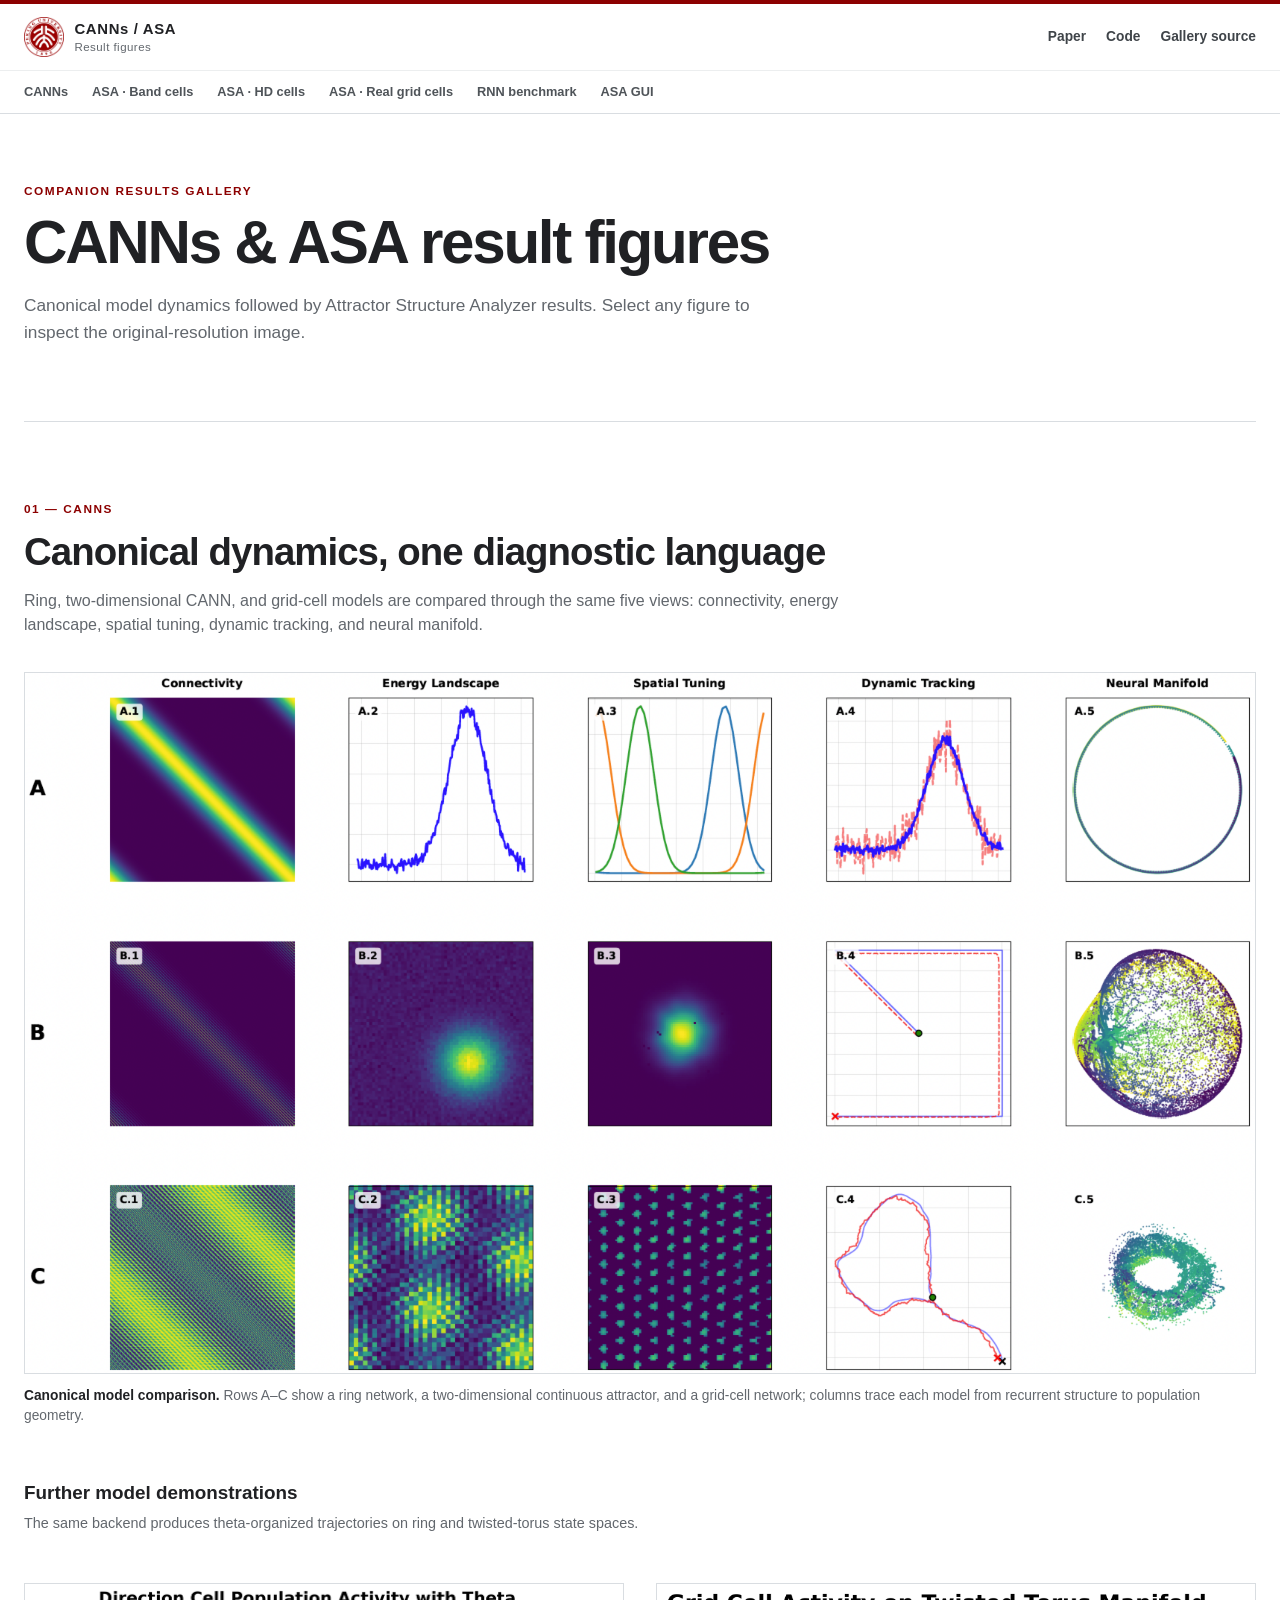
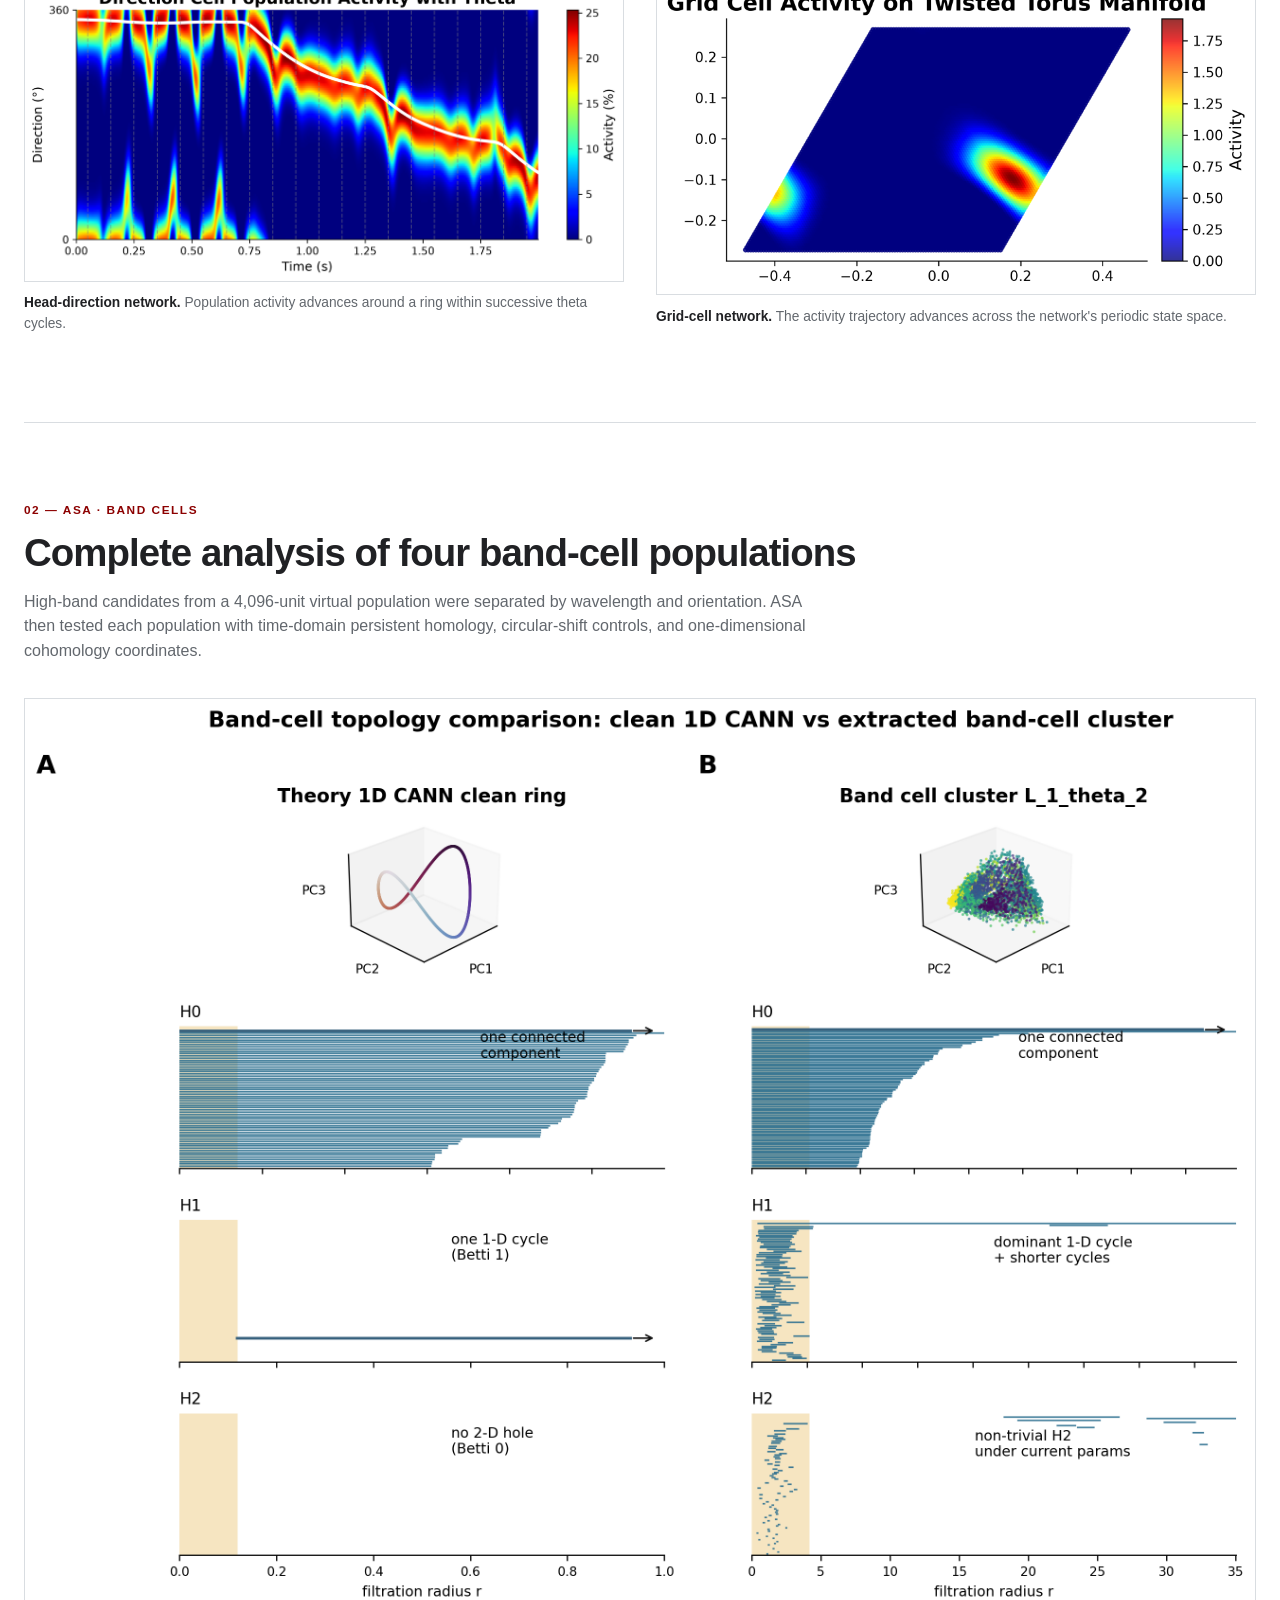
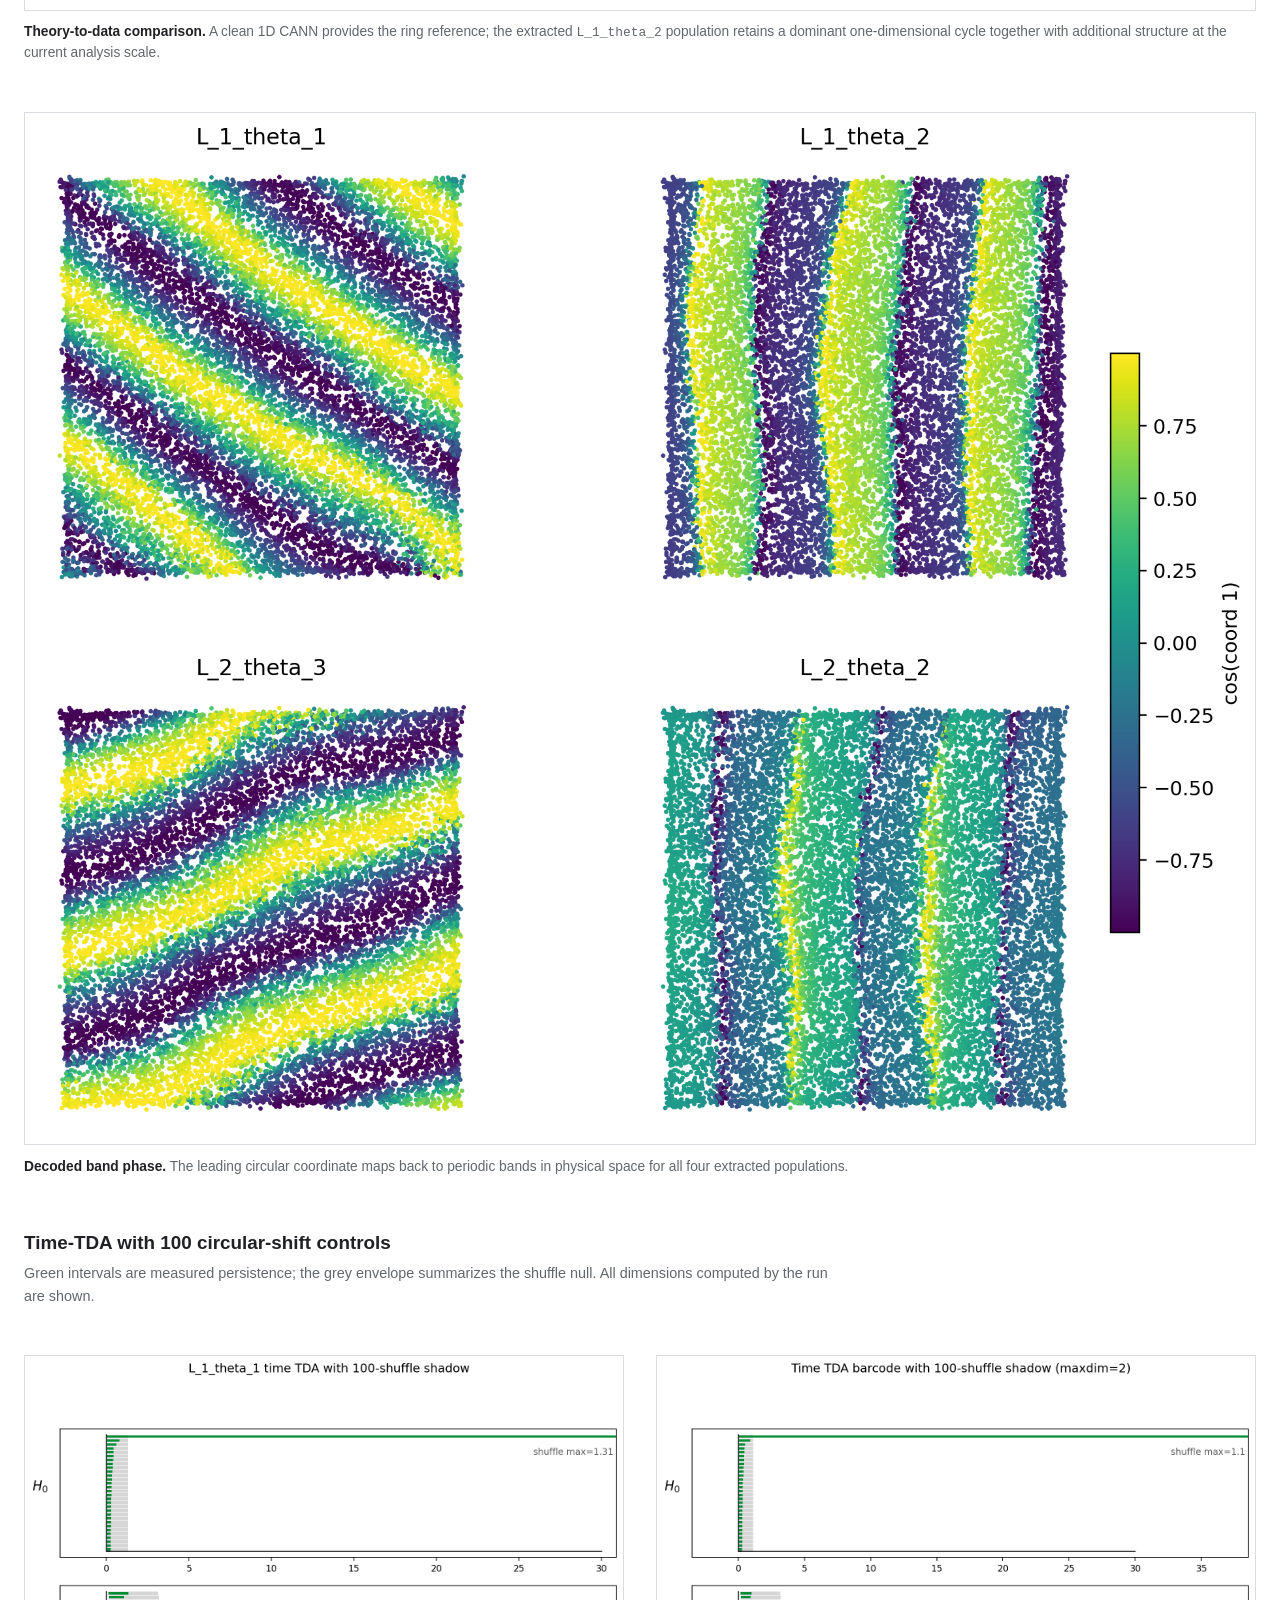
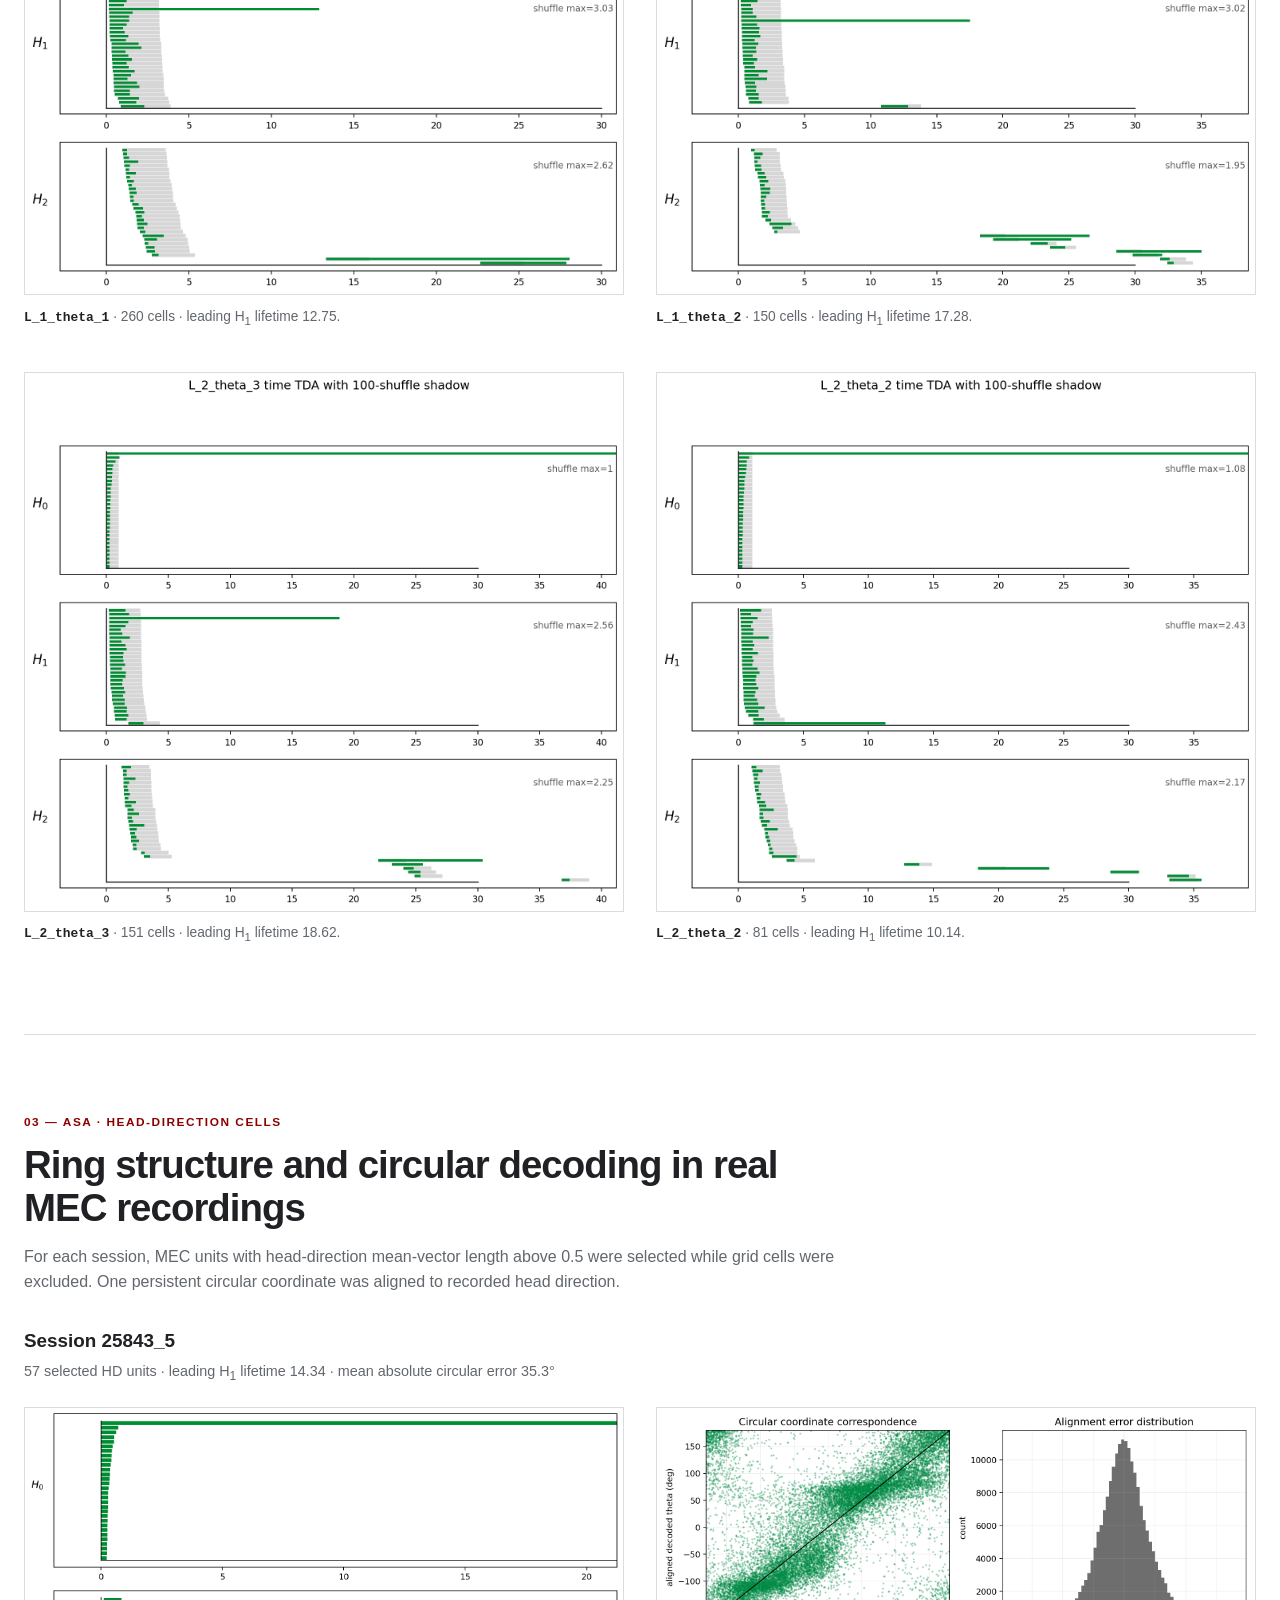
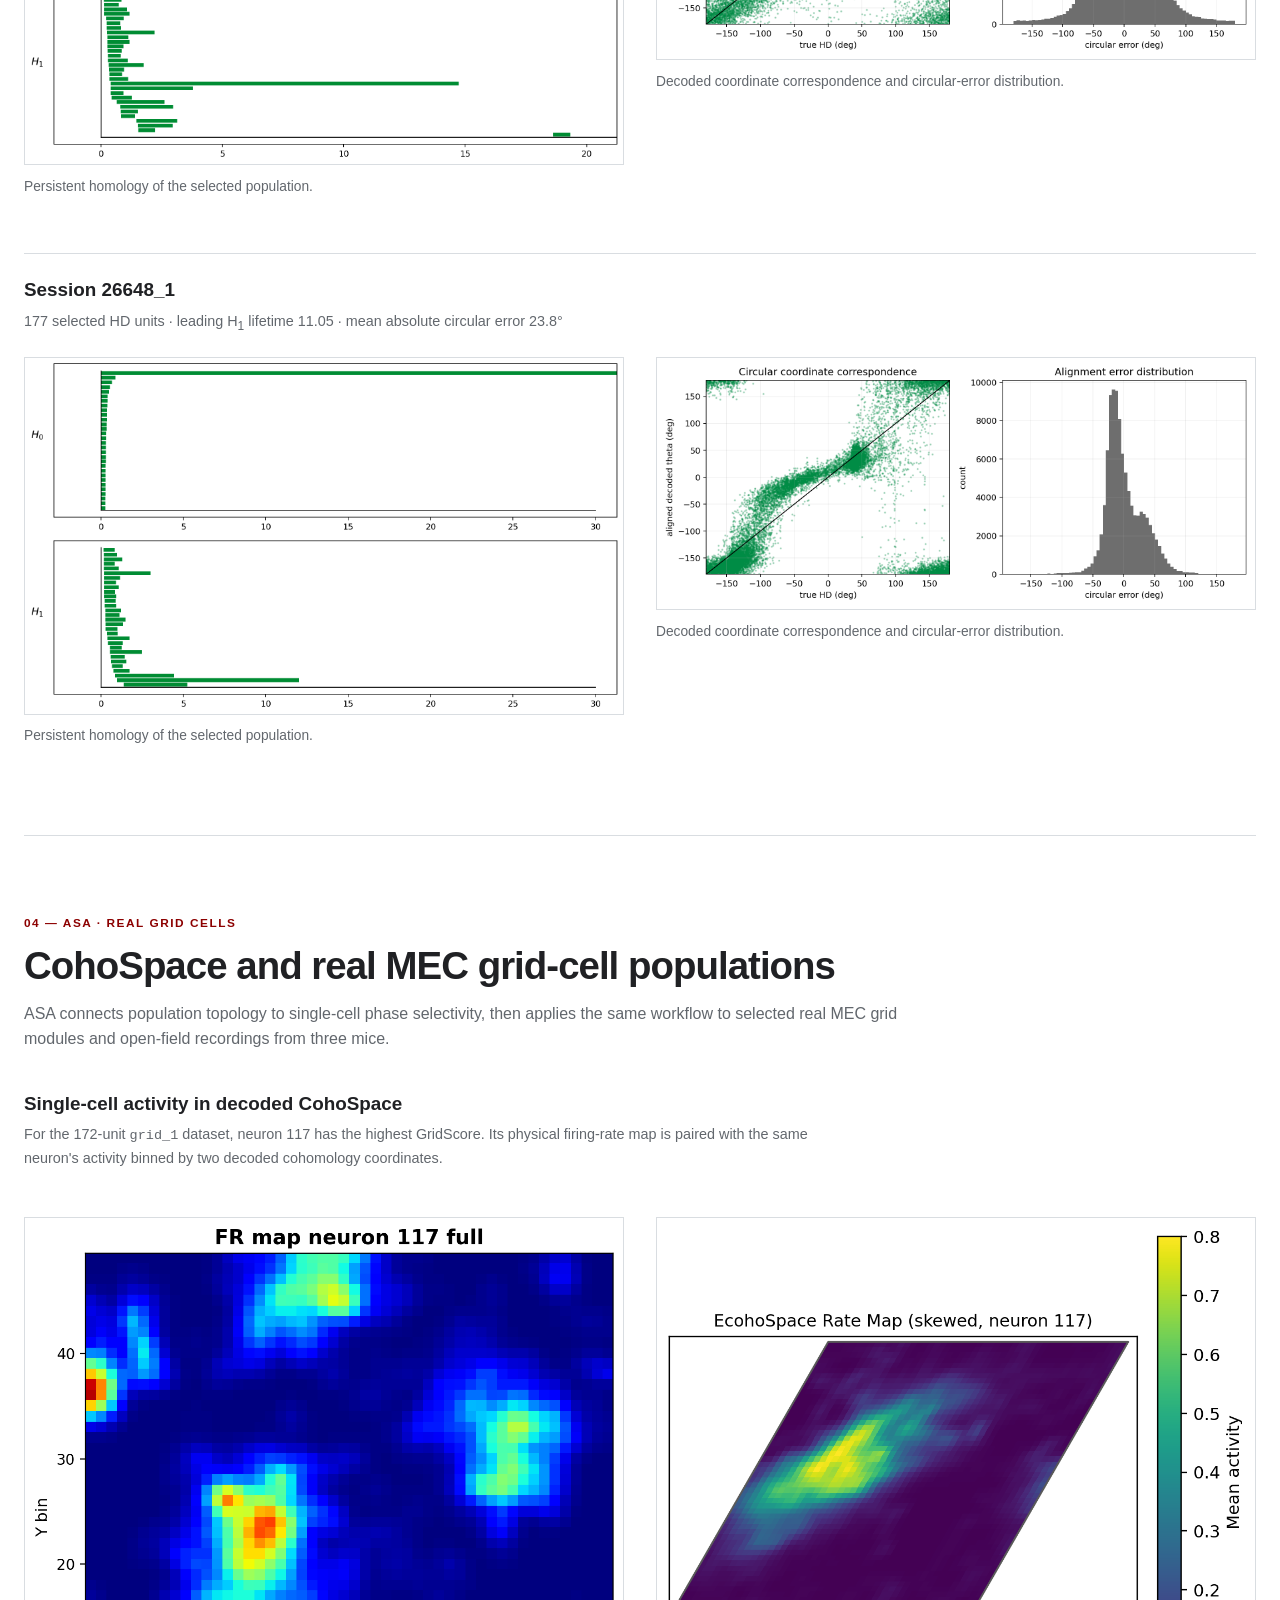
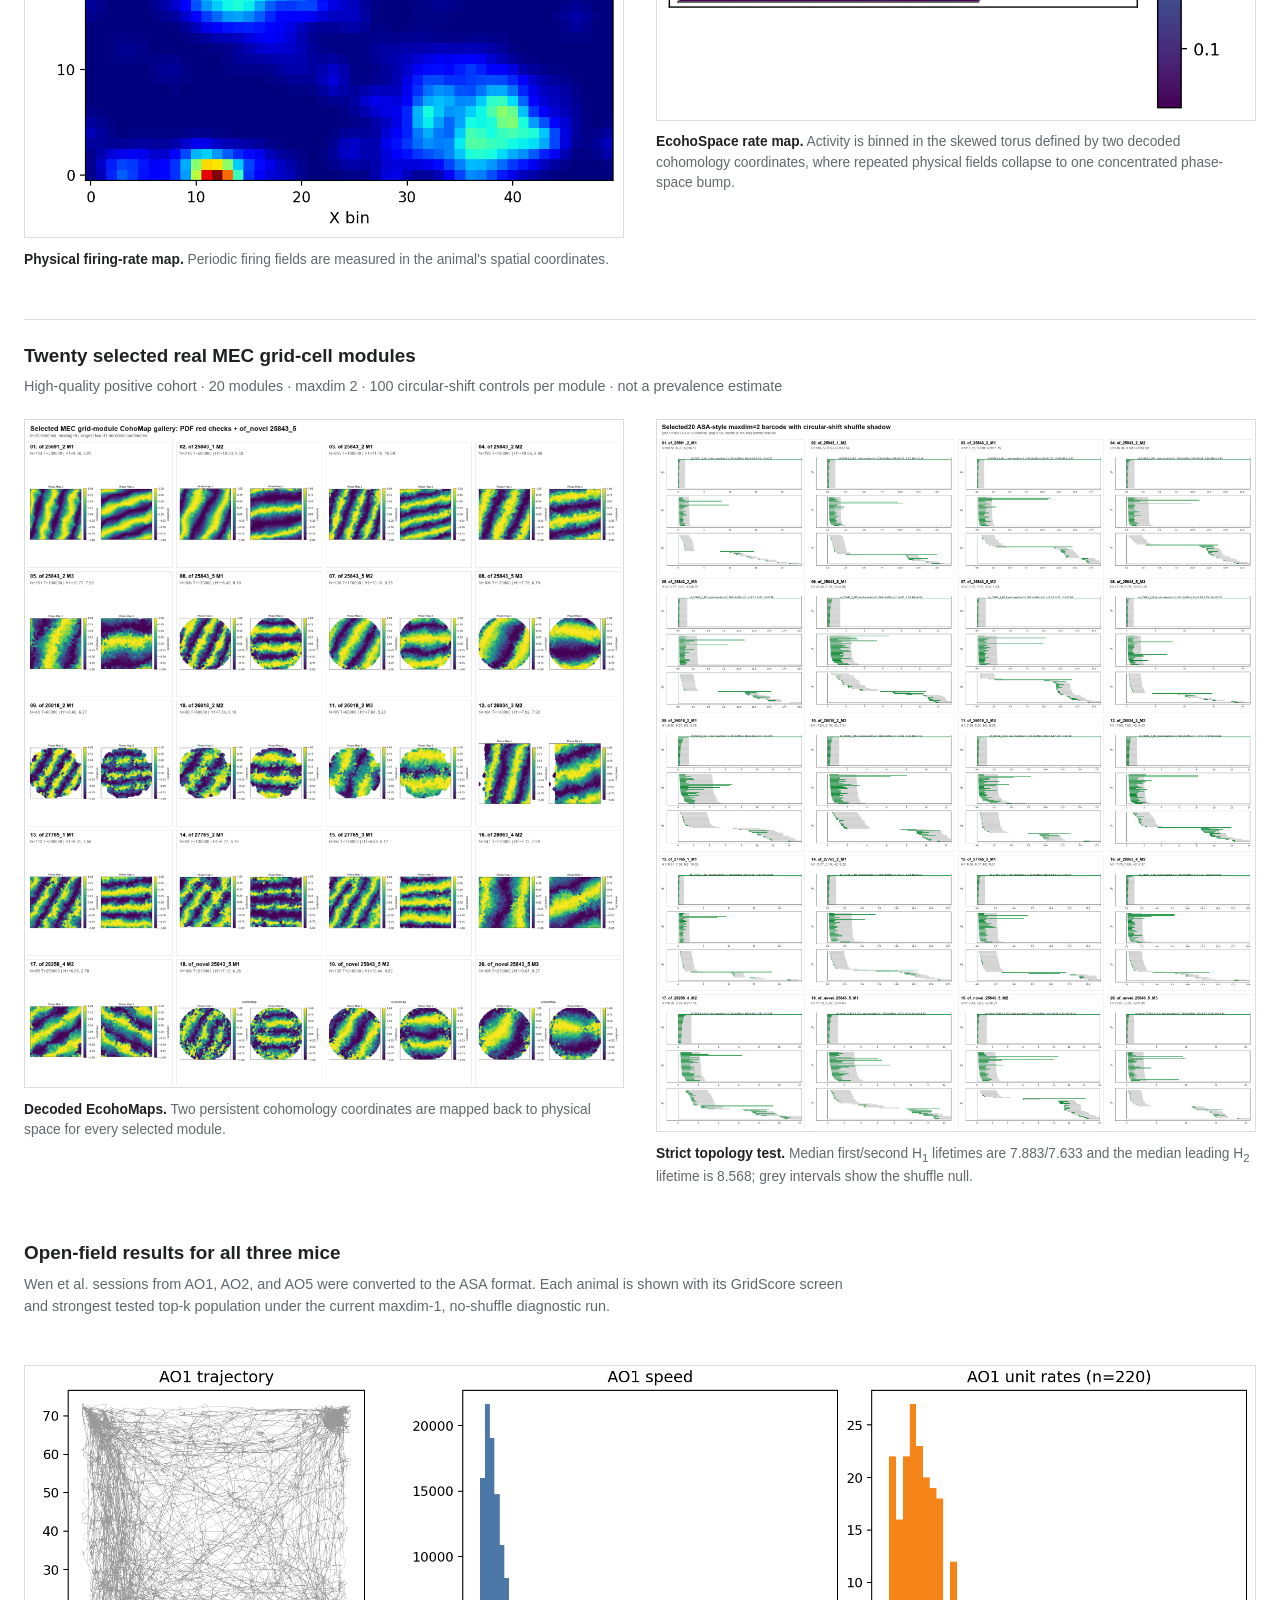
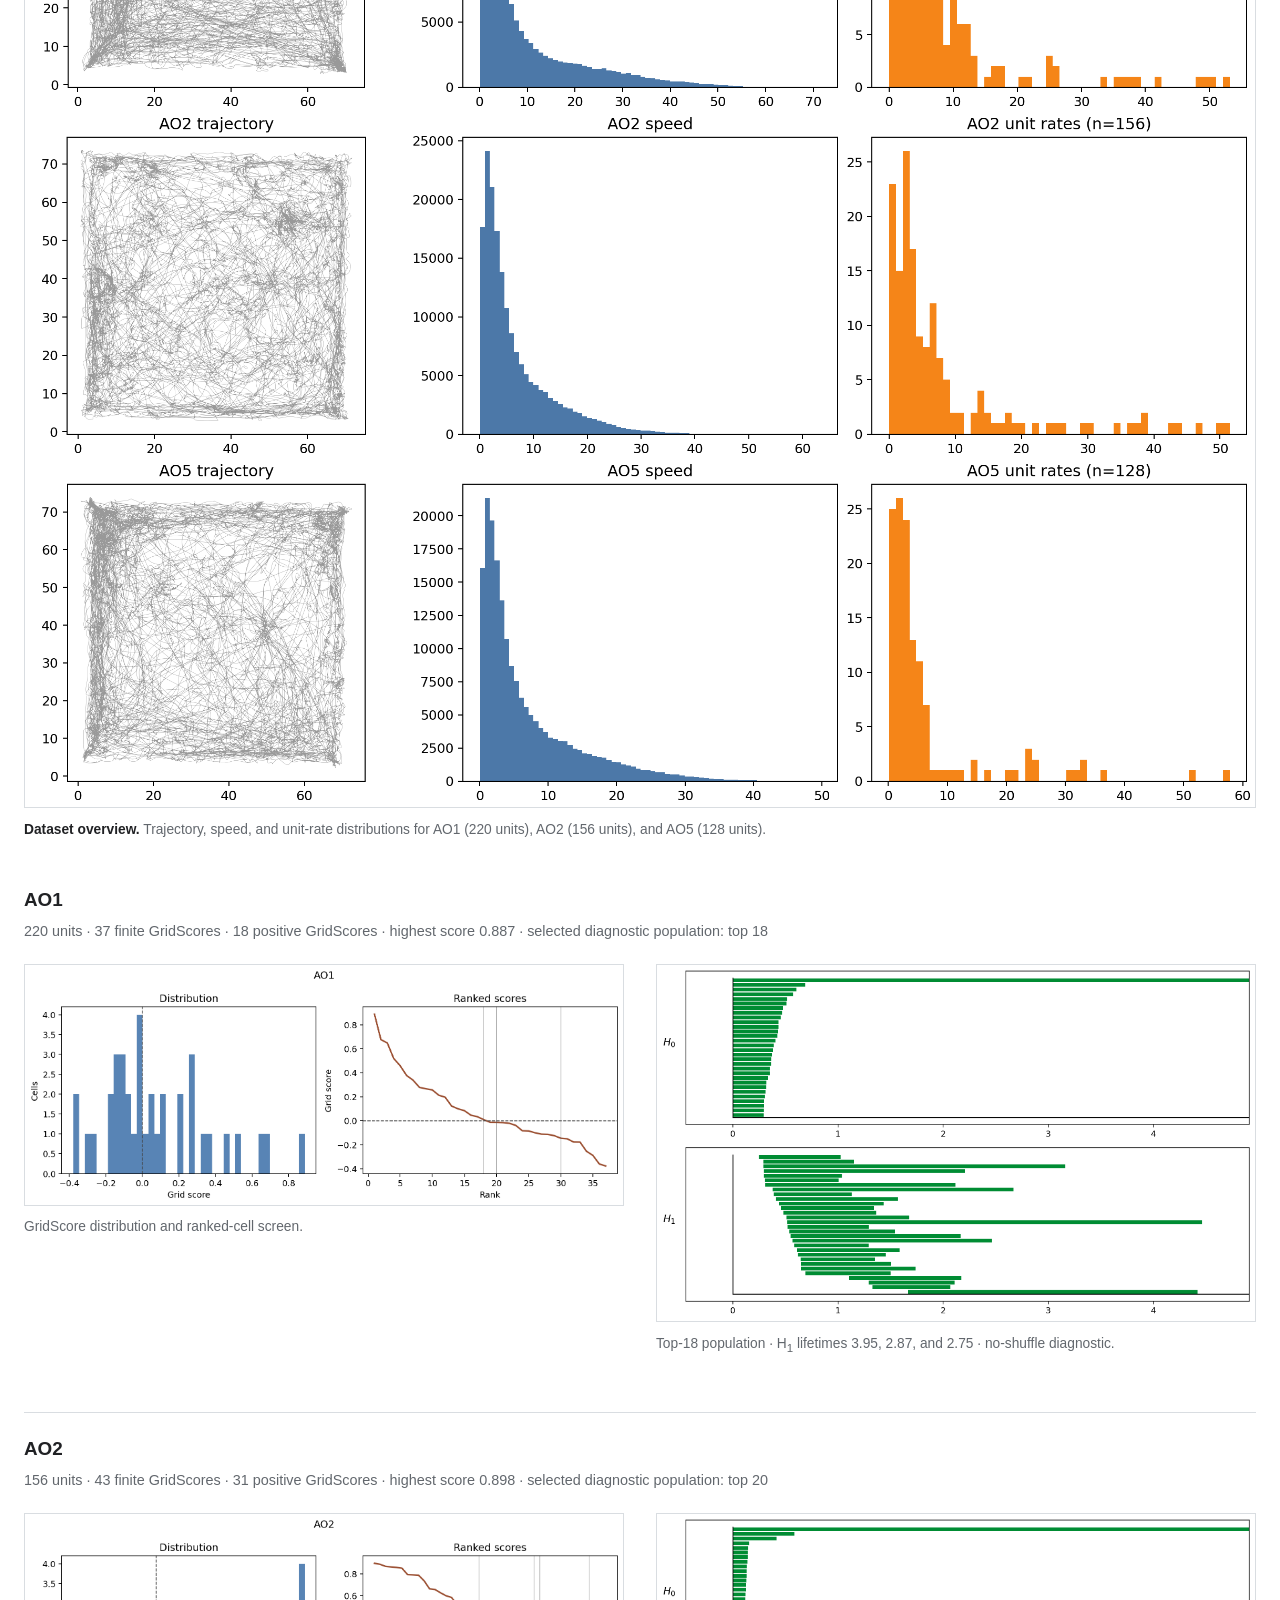
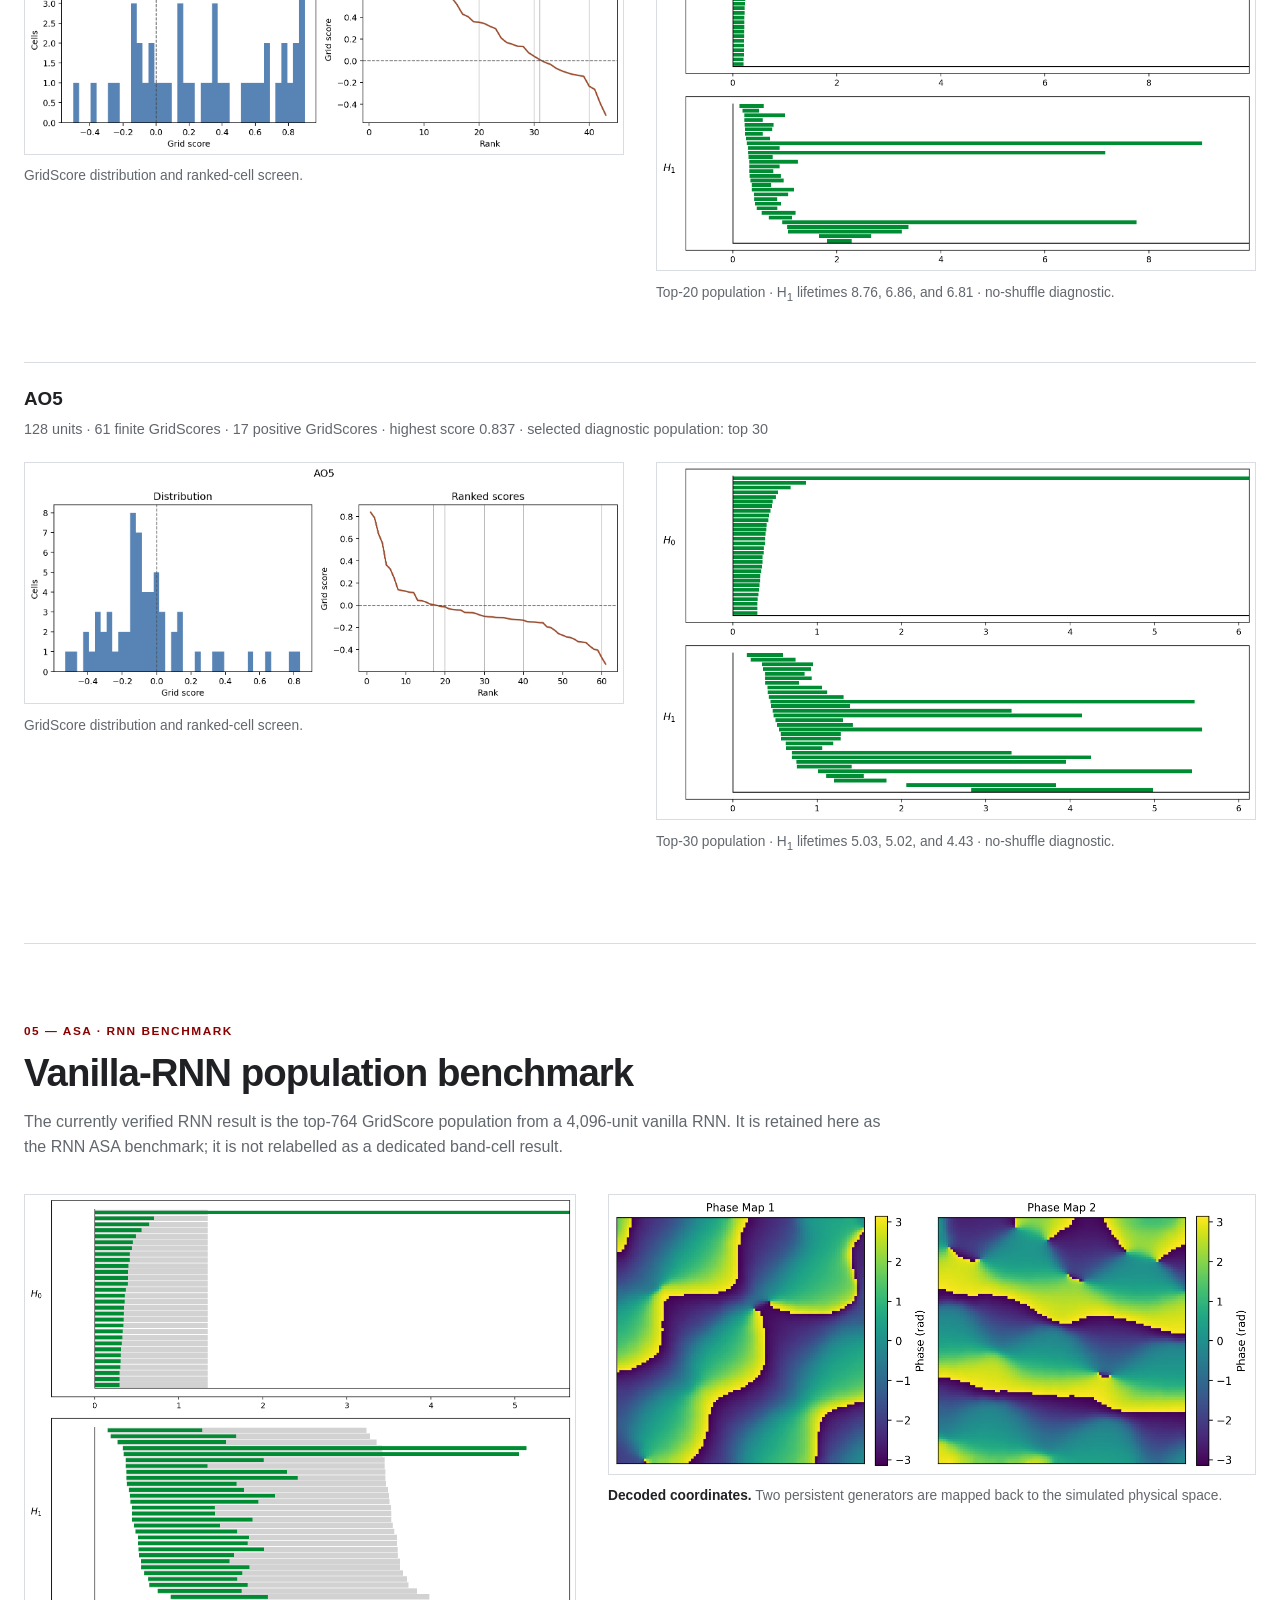
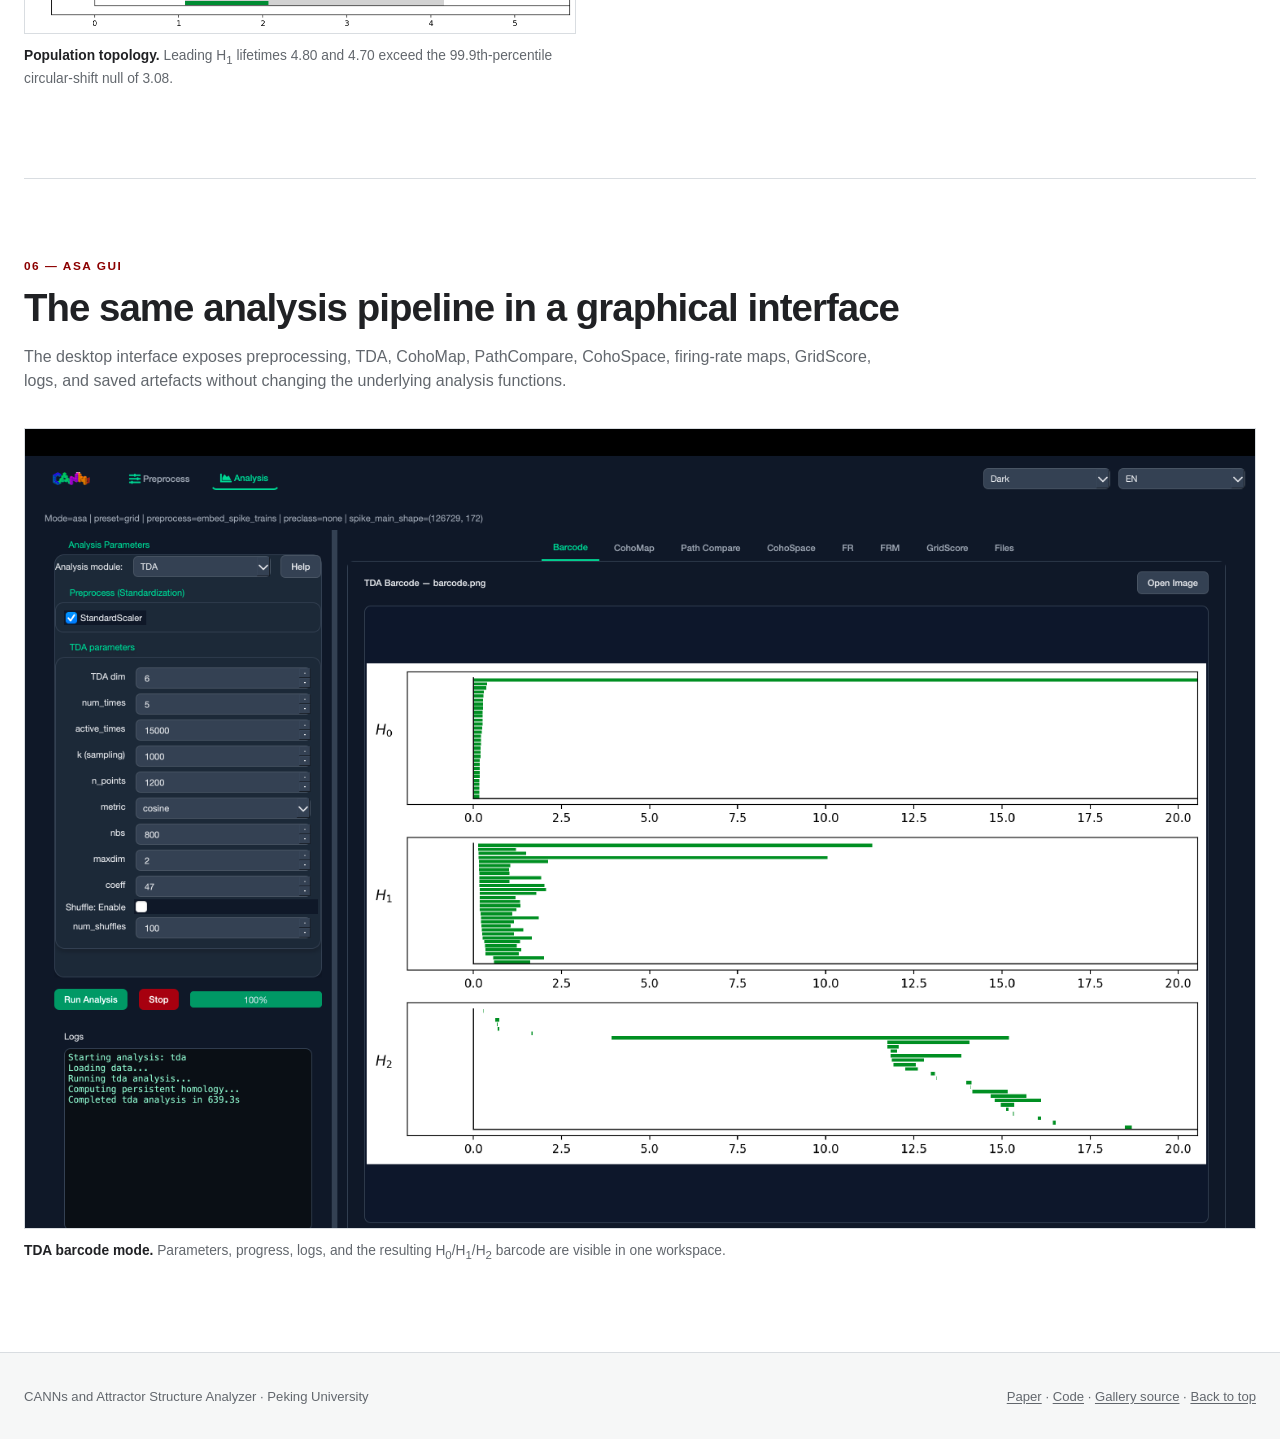
<file: index.html>
<!doctype html>
<html lang="en">
<head>
  <meta charset="utf-8">
  <meta name="viewport" content="width=device-width, initial-scale=1">
  <meta name="description" content="Full-resolution CANNs and Attractor Structure Analyzer result figures.">
  <meta name="theme-color" content="#ffffff">
  <meta property="og:type" content="website">
  <meta property="og:title" content="CANNs &amp; ASA — Result Figures">
  <meta property="og:description" content="Canonical CANN dynamics and ASA analyses of band, head-direction, mouse grid-cell, and RNN populations.">
  <meta property="og:url" content="https://airs702.github.io/canns-results/">
  <meta property="og:image" content="https://airs702.github.io/canns-results/assets/results/canns/canonical_dynamics.png">
  <link rel="canonical" href="https://airs702.github.io/canns-results/">
  <title>CANNs &amp; ASA — Result Figures</title>
  <link rel="stylesheet" href="styles.css">
  <script src="script.js" defer></script>
</head>
<body>
  <a class="skip-link" href="#results">Skip to results</a>

  <header class="site-header">
    <div class="topbar wrap">
      <a class="brand" href="#top" aria-label="CANNs and ASA result figures">
        <img src="assets/brand/pku_seal.png" alt="" width="40" height="40">
        <span>
          <strong>CANNs / ASA</strong>
          <small>Result figures</small>
        </span>
      </a>
      <nav class="project-links" aria-label="Project links">
        <a href="https://arxiv.org/abs/2606.27783">Paper</a>
        <a href="https://github.com/Routhleck/canns">Code</a>
        <a href="https://github.com/Airs702/canns-results">Gallery source</a>
      </nav>
    </div>
    <nav class="section-nav" aria-label="Result sections">
      <div class="wrap nav-scroll">
        <a href="#canns">CANNs</a>
        <a href="#asa-band">ASA · Band cells</a>
        <a href="#asa-hd">ASA · HD cells</a>
        <a href="#asa-grid">ASA · Real grid cells</a>
        <a href="#asa-rnn">RNN benchmark</a>
        <a href="#asa-gui">ASA GUI</a>
      </div>
    </nav>
  </header>

  <main class="gallery wrap" id="results" tabindex="-1">
    <header class="gallery-intro" id="top">
      <p class="kicker">Companion results gallery</p>
      <h1>CANNs &amp; ASA result figures</h1>
      <p>Canonical model dynamics followed by Attractor Structure Analyzer results. Select any figure to inspect the original-resolution image.</p>
    </header>

    <section class="gallery-section" id="canns" aria-labelledby="canns-title">
      <header class="section-head">
        <p class="section-label">01 — CANNs</p>
        <h2 id="canns-title">Canonical dynamics, one diagnostic language</h2>
        <p>Ring, two-dimensional CANN, and grid-cell models are compared through the same five views: connectivity, energy landscape, spatial tuning, dynamic tracking, and neural manifold.</p>
      </header>

      <div class="figure-stack">
        <figure class="gallery-figure">
          <button class="image-button" type="button" data-full="assets/results/canns/canonical_dynamics.png" data-caption="Canonical CANN dynamics: connectivity, energy landscape, spatial tuning, dynamic tracking, and neural manifold.">
            <img src="assets/results/canns/canonical_dynamics.png" alt="Three-by-five comparison of ring, two-dimensional CANN, and grid-cell model dynamics" width="1650" height="939" fetchpriority="high">
          </button>
          <figcaption><strong>Canonical model comparison.</strong> Rows A–C show a ring network, a two-dimensional continuous attractor, and a grid-cell network; columns trace each model from recurrent structure to population geometry.</figcaption>
        </figure>

        <div class="subsection-head">
          <h3>Further model demonstrations</h3>
          <p>The same backend produces theta-organized trajectories on ring and twisted-torus state spaces.</p>
        </div>
        <div class="figure-grid two-up">
          <figure class="gallery-figure">
            <button class="image-button" type="button" data-full="assets/results/canns/theta_hd.png" data-caption="Theta-organized population activity in the head-direction ring model.">
              <img src="assets/results/canns/theta_hd.png" alt="Theta-organized head-direction ring activity" width="2409" height="1197" loading="lazy" decoding="async">
            </button>
            <figcaption><strong>Head-direction network.</strong> Population activity advances around a ring within successive theta cycles.</figcaption>
          </figure>
          <figure class="gallery-figure">
            <button class="image-button" type="button" data-full="assets/results/canns/theta_grid.png" data-caption="Theta-organized population activity in the grid-cell network.">
              <img src="assets/results/canns/theta_grid.png" alt="Theta-organized grid-cell network activity" width="1820" height="946" loading="lazy" decoding="async">
            </button>
            <figcaption><strong>Grid-cell network.</strong> The activity trajectory advances across the network's periodic state space.</figcaption>
          </figure>
        </div>
      </div>
    </section>

    <section class="gallery-section" id="asa-band" aria-labelledby="band-title">
      <header class="section-head">
        <p class="section-label">02 — ASA · Band cells</p>
        <h2 id="band-title">Complete analysis of four band-cell populations</h2>
        <p>High-band candidates from a 4,096-unit virtual population were separated by wavelength and orientation. ASA then tested each population with time-domain persistent homology, circular-shift controls, and one-dimensional cohomology coordinates.</p>
      </header>

      <div class="figure-stack">
        <figure class="gallery-figure">
          <button class="image-button" type="button" data-full="assets/results/band/theory_vs_band_cluster.png" data-caption="Topological comparison between a clean one-dimensional CANN and extracted band-cell cluster L_1_theta_2.">
            <img src="assets/results/band/theory_vs_band_cluster.png" alt="Comparison of a clean one-dimensional CANN and an extracted band-cell cluster using point clouds and persistence barcodes" width="2598" height="1924" loading="lazy" decoding="async">
          </button>
          <figcaption><strong>Theory-to-data comparison.</strong> A clean 1D CANN provides the ring reference; the extracted <span class="mono">L_1_theta_2</span> population retains a dominant one-dimensional cycle together with additional structure at the current analysis scale.</figcaption>
        </figure>

        <figure class="gallery-figure">
          <button class="image-button" type="button" data-full="assets/results/band/cohomap_all_clusters.png" data-caption="Decoded one-dimensional cohomology coordinate mapped over physical space for all four band-cell clusters.">
            <img src="assets/results/band/cohomap_all_clusters.png" alt="Cohomology-coordinate maps for four band-cell clusters" width="1883" height="1579" loading="lazy" decoding="async">
          </button>
          <figcaption><strong>Decoded band phase.</strong> The leading circular coordinate maps back to periodic bands in physical space for all four extracted populations.</figcaption>
        </figure>

        <div class="subsection-head">
          <h3>Time-TDA with 100 circular-shift controls</h3>
          <p>Green intervals are measured persistence; the grey envelope summarizes the shuffle null. All dimensions computed by the run are shown.</p>
        </div>
        <div class="figure-grid barcode-grid">
          <figure class="gallery-figure">
            <button class="image-button" type="button" data-full="assets/results/band/barcode_L1_theta1.png" data-caption="Band cluster L_1_theta_1: 260 cells; leading H1 lifetime 12.75; 100 circular-shift controls.">
              <img src="assets/results/band/barcode_L1_theta1.png" alt="Shuffle-controlled persistence barcode for band-cell cluster L 1 theta 1" width="1500" height="1350" loading="lazy" decoding="async">
            </button>
            <figcaption><strong><span class="mono">L_1_theta_1</span></strong> · 260 cells · leading H<sub>1</sub> lifetime 12.75.</figcaption>
          </figure>
          <figure class="gallery-figure">
            <button class="image-button" type="button" data-full="assets/results/band/barcode_L1_theta2.png" data-caption="Band cluster L_1_theta_2: 150 cells; leading H1 lifetime 17.28; 100 circular-shift controls.">
              <img src="assets/results/band/barcode_L1_theta2.png" alt="Shuffle-controlled persistence barcode for band-cell cluster L 1 theta 2" width="1500" height="1350" loading="lazy" decoding="async">
            </button>
            <figcaption><strong><span class="mono">L_1_theta_2</span></strong> · 150 cells · leading H<sub>1</sub> lifetime 17.28.</figcaption>
          </figure>
          <figure class="gallery-figure">
            <button class="image-button" type="button" data-full="assets/results/band/barcode_L2_theta3.png" data-caption="Band cluster L_2_theta_3: 151 cells; leading H1 lifetime 18.62; 100 circular-shift controls.">
              <img src="assets/results/band/barcode_L2_theta3.png" alt="Shuffle-controlled persistence barcode for band-cell cluster L 2 theta 3" width="1500" height="1350" loading="lazy" decoding="async">
            </button>
            <figcaption><strong><span class="mono">L_2_theta_3</span></strong> · 151 cells · leading H<sub>1</sub> lifetime 18.62.</figcaption>
          </figure>
          <figure class="gallery-figure">
            <button class="image-button" type="button" data-full="assets/results/band/barcode_L2_theta2.png" data-caption="Band cluster L_2_theta_2: 81 cells; leading H1 lifetime 10.14; 100 circular-shift controls.">
              <img src="assets/results/band/barcode_L2_theta2.png" alt="Shuffle-controlled persistence barcode for band-cell cluster L 2 theta 2" width="1500" height="1350" loading="lazy" decoding="async">
            </button>
            <figcaption><strong><span class="mono">L_2_theta_2</span></strong> · 81 cells · leading H<sub>1</sub> lifetime 10.14.</figcaption>
          </figure>
        </div>
      </div>
    </section>

    <section class="gallery-section" id="asa-hd" aria-labelledby="hd-title">
      <header class="section-head">
        <p class="section-label">03 — ASA · Head-direction cells</p>
        <h2 id="hd-title">Ring structure and circular decoding in real MEC recordings</h2>
        <p>For each session, MEC units with head-direction mean-vector length above 0.5 were selected while grid cells were excluded. One persistent circular coordinate was aligned to recorded head direction.</p>
      </header>

      <div class="dataset-stack">
        <section class="dataset-group" aria-labelledby="hd-25843-title">
          <header class="dataset-head">
            <h3 id="hd-25843-title">Session 25843_5</h3>
            <p>57 selected HD units · leading H<sub>1</sub> lifetime 14.34 · mean absolute circular error 35.3°</p>
          </header>
          <div class="figure-grid two-up">
            <figure class="gallery-figure">
              <button class="image-button" type="button" data-full="assets/results/hd/25843_5_barcode.png" data-caption="Persistent homology for the 57-unit HD-cell subset from session 25843_5.">
                <img src="assets/results/hd/25843_5_barcode.png" alt="Persistence barcode for head-direction session 25843 5" width="1781" height="1060" loading="lazy" decoding="async">
              </button>
              <figcaption>Persistent homology of the selected population.</figcaption>
            </figure>
            <figure class="gallery-figure">
              <button class="image-button" type="button" data-full="assets/results/hd/25843_5_decode.png" data-caption="Decoded circular coordinate versus recorded head direction for session 25843_5.">
                <img src="assets/results/hd/25843_5_decode.png" alt="Decoded circular coordinate and alignment error for session 25843 5" width="1800" height="756" loading="lazy" decoding="async">
              </button>
              <figcaption>Decoded coordinate correspondence and circular-error distribution.</figcaption>
            </figure>
          </div>
        </section>

        <section class="dataset-group" aria-labelledby="hd-26648-title">
          <header class="dataset-head">
            <h3 id="hd-26648-title">Session 26648_1</h3>
            <p>177 selected HD units · leading H<sub>1</sub> lifetime 11.05 · mean absolute circular error 23.8°</p>
          </header>
          <div class="figure-grid two-up">
            <figure class="gallery-figure">
              <button class="image-button" type="button" data-full="assets/results/hd/26648_1_barcode.png" data-caption="Persistent homology for the 177-unit HD-cell subset from session 26648_1.">
                <img src="assets/results/hd/26648_1_barcode.png" alt="Persistence barcode for head-direction session 26648 1" width="1781" height="1060" loading="lazy" decoding="async">
              </button>
              <figcaption>Persistent homology of the selected population.</figcaption>
            </figure>
            <figure class="gallery-figure">
              <button class="image-button" type="button" data-full="assets/results/hd/26648_1_decode.png" data-caption="Decoded circular coordinate versus recorded head direction for session 26648_1.">
                <img src="assets/results/hd/26648_1_decode.png" alt="Decoded circular coordinate and alignment error for session 26648 1" width="1800" height="756" loading="lazy" decoding="async">
              </button>
              <figcaption>Decoded coordinate correspondence and circular-error distribution.</figcaption>
            </figure>
          </div>
        </section>
      </div>
    </section>

    <section class="gallery-section" id="asa-grid" aria-labelledby="grid-title">
      <header class="section-head">
        <p class="section-label">04 — ASA · Real grid cells</p>
        <h2 id="grid-title">CohoSpace and real MEC grid-cell populations</h2>
        <p>ASA connects population topology to single-cell phase selectivity, then applies the same workflow to selected real MEC grid modules and open-field recordings from three mice.</p>
      </header>

      <div class="figure-stack">
        <div class="subsection-head">
          <h3>Single-cell activity in decoded CohoSpace</h3>
          <p>For the 172-unit <span class="mono">grid_1</span> dataset, neuron 117 has the highest GridScore. Its physical firing-rate map is paired with the same neuron's activity binned by two decoded cohomology coordinates.</p>
        </div>
        <div class="figure-grid two-up">
          <figure class="gallery-figure">
            <button class="image-button" type="button" data-full="assets/results/cohospace/grid1_neuron117_frm.png" data-caption="Physical-space firing-rate map for neuron 117, the highest-GridScore unit in the grid_1 dataset.">
              <img src="assets/results/cohospace/grid1_neuron117_frm.png" alt="Physical-space firing-rate map for grid dataset neuron 117" width="1139" height="1179" loading="lazy" decoding="async">
            </button>
            <figcaption><strong>Physical firing-rate map.</strong> Periodic firing fields are measured in the animal's spatial coordinates.</figcaption>
          </figure>
          <figure class="gallery-figure">
            <button class="image-button" type="button" data-full="assets/results/cohospace/grid1_neuron117_ecohospace.png" data-caption="Skewed-torus EcohoSpace rate map for neuron 117 in the grid_1 dataset.">
              <img src="assets/results/cohospace/grid1_neuron117_ecohospace.png" alt="Skewed-torus EcohoSpace rate map for grid dataset neuron 117" width="1076" height="902" loading="lazy" decoding="async">
            </button>
            <figcaption><strong>EcohoSpace rate map.</strong> Activity is binned in the skewed torus defined by two decoded cohomology coordinates, where repeated physical fields collapse to one concentrated phase-space bump.</figcaption>
          </figure>
        </div>

        <section class="dataset-group" aria-labelledby="selected20-title">
          <header class="dataset-head">
            <h3 id="selected20-title">Twenty selected real MEC grid-cell modules</h3>
            <p>High-quality positive cohort · 20 modules · maxdim 2 · 100 circular-shift controls per module · not a prevalence estimate</p>
          </header>
          <div class="figure-grid two-up">
            <figure class="gallery-figure">
              <button class="image-button" type="button" data-full="assets/results/grid-mec/selected20_ecohomap_gallery.png" data-caption="EcohoMap gallery for 20 selected real MEC grid-cell modules.">
                <img src="assets/results/grid-mec/selected20_ecohomap_gallery.png" alt="Gallery of two decoded EcohoMap phase maps for each of 20 selected real MEC grid-cell modules" width="2080" height="2320" loading="lazy" decoding="async">
              </button>
              <figcaption><strong>Decoded EcohoMaps.</strong> Two persistent cohomology coordinates are mapped back to physical space for every selected module.</figcaption>
            </figure>
            <figure class="gallery-figure">
              <button class="image-button" type="button" data-full="assets/results/grid-mec/selected20_shuffle100_barcodes.png" data-caption="Maxdim-2 persistent homology with 100 circular-shift controls for 20 selected real MEC grid-cell modules.">
                <img src="assets/results/grid-mec/selected20_shuffle100_barcodes.png" alt="Shuffle-controlled H0 H1 and H2 persistence barcodes for 20 selected real MEC grid-cell modules" width="2240" height="2664" loading="lazy" decoding="async">
              </button>
              <figcaption><strong>Strict topology test.</strong> Median first/second H<sub>1</sub> lifetimes are 7.883/7.633 and the median leading H<sub>2</sub> lifetime is 8.568; grey intervals show the shuffle null.</figcaption>
            </figure>
          </div>
        </section>

        <div class="subsection-head">
          <h3>Open-field results for all three mice</h3>
          <p>Wen et al. sessions from AO1, AO2, and AO5 were converted to the ASA format. Each animal is shown with its GridScore screen and strongest tested top-k population under the current maxdim-1, no-shuffle diagnostic run.</p>
        </div>
        <figure class="gallery-figure">
          <button class="image-button" type="button" data-full="assets/results/grid-mice/all_mice_overview.png" data-caption="ASA conversion overview for mouse open-field sessions AO1, AO2, and AO5.">
            <img src="assets/results/grid-mice/all_mice_overview.png" alt="Trajectories, speed distributions, and unit-rate distributions for mice AO1, AO2, and AO5" width="2340" height="1980" loading="lazy" decoding="async">
          </button>
          <figcaption><strong>Dataset overview.</strong> Trajectory, speed, and unit-rate distributions for AO1 (220 units), AO2 (156 units), and AO5 (128 units).</figcaption>
        </figure>

        <div class="dataset-stack">
          <section class="dataset-group" aria-labelledby="ao1-title">
            <header class="dataset-head">
              <h3 id="ao1-title">AO1</h3>
              <p>220 units · 37 finite GridScores · 18 positive GridScores · highest score 0.887 · selected diagnostic population: top 18</p>
            </header>
            <div class="figure-grid two-up">
              <figure class="gallery-figure">
                <button class="image-button" type="button" data-full="assets/results/grid-mice/AO1_grid_scores.png" data-caption="GridScore distribution and ranking for mouse AO1.">
                  <img src="assets/results/grid-mice/AO1_grid_scores.png" alt="GridScore distribution and ranked scores for mouse AO1" width="1781" height="714" loading="lazy" decoding="async">
                </button>
                <figcaption>GridScore distribution and ranked-cell screen.</figcaption>
              </figure>
              <figure class="gallery-figure">
                <button class="image-button" type="button" data-full="assets/results/grid-mice/AO1_top18_barcode.png" data-caption="Maxdim-1 persistence barcode for the top-18 GridScore cells in mouse AO1; diagnostic run without shuffle controls.">
                  <img src="assets/results/grid-mice/AO1_top18_barcode.png" alt="Persistence barcode for the top 18 GridScore cells in mouse AO1" width="2176" height="1296" loading="lazy" decoding="async">
                </button>
                <figcaption>Top-18 population · H<sub>1</sub> lifetimes 3.95, 2.87, and 2.75 · no-shuffle diagnostic.</figcaption>
              </figure>
            </div>
          </section>

          <section class="dataset-group" aria-labelledby="ao2-title">
            <header class="dataset-head">
              <h3 id="ao2-title">AO2</h3>
              <p>156 units · 43 finite GridScores · 31 positive GridScores · highest score 0.898 · selected diagnostic population: top 20</p>
            </header>
            <div class="figure-grid two-up">
              <figure class="gallery-figure">
                <button class="image-button" type="button" data-full="assets/results/grid-mice/AO2_grid_scores.png" data-caption="GridScore distribution and ranking for mouse AO2.">
                  <img src="assets/results/grid-mice/AO2_grid_scores.png" alt="GridScore distribution and ranked scores for mouse AO2" width="1781" height="714" loading="lazy" decoding="async">
                </button>
                <figcaption>GridScore distribution and ranked-cell screen.</figcaption>
              </figure>
              <figure class="gallery-figure">
                <button class="image-button" type="button" data-full="assets/results/grid-mice/AO2_top20_barcode.png" data-caption="Maxdim-1 persistence barcode for the top-20 GridScore cells in mouse AO2; diagnostic run without shuffle controls.">
                  <img src="assets/results/grid-mice/AO2_top20_barcode.png" alt="Persistence barcode for the top 20 GridScore cells in mouse AO2" width="2176" height="1296" loading="lazy" decoding="async">
                </button>
                <figcaption>Top-20 population · H<sub>1</sub> lifetimes 8.76, 6.86, and 6.81 · no-shuffle diagnostic.</figcaption>
              </figure>
            </div>
          </section>

          <section class="dataset-group" aria-labelledby="ao5-title">
            <header class="dataset-head">
              <h3 id="ao5-title">AO5</h3>
              <p>128 units · 61 finite GridScores · 17 positive GridScores · highest score 0.837 · selected diagnostic population: top 30</p>
            </header>
            <div class="figure-grid two-up">
              <figure class="gallery-figure">
                <button class="image-button" type="button" data-full="assets/results/grid-mice/AO5_grid_scores.png" data-caption="GridScore distribution and ranking for mouse AO5.">
                  <img src="assets/results/grid-mice/AO5_grid_scores.png" alt="GridScore distribution and ranked scores for mouse AO5" width="1781" height="714" loading="lazy" decoding="async">
                </button>
                <figcaption>GridScore distribution and ranked-cell screen.</figcaption>
              </figure>
              <figure class="gallery-figure">
                <button class="image-button" type="button" data-full="assets/results/grid-mice/AO5_top30_barcode.png" data-caption="Maxdim-1 persistence barcode for the top-30 GridScore cells in mouse AO5; diagnostic run without shuffle controls.">
                  <img src="assets/results/grid-mice/AO5_top30_barcode.png" alt="Persistence barcode for the top 30 GridScore cells in mouse AO5" width="2176" height="1296" loading="lazy" decoding="async">
                </button>
                <figcaption>Top-30 population · H<sub>1</sub> lifetimes 5.03, 5.02, and 4.43 · no-shuffle diagnostic.</figcaption>
              </figure>
            </div>
          </section>
        </div>
      </div>
    </section>

    <section class="gallery-section" id="asa-rnn" aria-labelledby="rnn-title">
      <header class="section-head">
        <p class="section-label">05 — ASA · RNN benchmark</p>
        <h2 id="rnn-title">Vanilla-RNN population benchmark</h2>
        <p>The currently verified RNN result is the top-764 GridScore population from a 4,096-unit vanilla RNN. It is retained here as the RNN ASA benchmark; it is not relabelled as a dedicated band-cell result.</p>
      </header>

      <div class="figure-grid rnn-grid">
        <figure class="gallery-figure">
          <button class="image-button" type="button" data-full="assets/results/rnn/top764_shuffle50_barcode.png" data-caption="Shuffle-controlled persistence barcode for the top-764 GridScore units from the vanilla RNN.">
            <img src="assets/results/rnn/top764_shuffle50_barcode.png" alt="Shuffle-controlled persistence barcode for the vanilla RNN population" width="2176" height="1736" loading="lazy" decoding="async">
          </button>
          <figcaption><strong>Population topology.</strong> Leading H<sub>1</sub> lifetimes 4.80 and 4.70 exceed the 99.9th-percentile circular-shift null of 3.08.</figcaption>
        </figure>
        <figure class="gallery-figure">
          <button class="image-button" type="button" data-full="assets/results/rnn/top764_phase_map.png" data-caption="Two decoded cohomology phase maps for the top-764 vanilla-RNN population.">
            <img src="assets/results/rnn/top764_phase_map.png" alt="Two decoded phase maps for the vanilla RNN population" width="2489" height="1075" loading="lazy" decoding="async">
          </button>
          <figcaption><strong>Decoded coordinates.</strong> Two persistent generators are mapped back to the simulated physical space.</figcaption>
        </figure>
      </div>
    </section>

    <section class="gallery-section" id="asa-gui" aria-labelledby="gui-title">
      <header class="section-head">
        <p class="section-label">06 — ASA GUI</p>
        <h2 id="gui-title">The same analysis pipeline in a graphical interface</h2>
        <p>The desktop interface exposes preprocessing, TDA, CohoMap, PathCompare, CohoSpace, firing-rate maps, GridScore, logs, and saved artefacts without changing the underlying analysis functions.</p>
      </header>

      <figure class="gallery-figure">
        <button class="image-button" type="button" data-full="assets/results/gui/asa_gui_tda.png" data-caption="ASA graphical interface in TDA barcode mode.">
          <img src="assets/results/gui/asa_gui_tda.png" alt="ASA graphical interface displaying persistent homology parameters and barcode results" width="3024" height="1964" loading="lazy" decoding="async">
        </button>
        <figcaption><strong>TDA barcode mode.</strong> Parameters, progress, logs, and the resulting H<sub>0</sub>/H<sub>1</sub>/H<sub>2</sub> barcode are visible in one workspace.</figcaption>
      </figure>
    </section>
  </main>

  <footer class="site-footer">
    <div class="wrap footer-inner">
      <p>CANNs and Attractor Structure Analyzer · Peking University</p>
      <p><a href="https://arxiv.org/abs/2606.27783">Paper</a> · <a href="https://github.com/Routhleck/canns">Code</a> · <a href="https://github.com/Airs702/canns-results">Gallery source</a> · <a href="#top">Back to top</a></p>
    </div>
  </footer>

  <dialog class="lightbox" aria-label="Full-resolution figure viewer">
    <button class="lightbox-close" type="button" aria-label="Close figure viewer">Close</button>
    <div class="lightbox-stage">
      <img alt="">
    </div>
    <div class="lightbox-footer">
      <p></p>
      <a target="_blank" rel="noopener">Open original image</a>
    </div>
  </dialog>
</body>
</html>
</file>
<file: styles.css>
:root {
  --accent: #8c0000;
  --ink: #202124;
  --muted: #62676d;
  --line: #d9dde1;
  --line-dark: #b9bec4;
  --soft: #f6f7f7;
  --paper: #ffffff;
  --max-width: 1480px;
  --sans: Arial, "Helvetica Neue", Helvetica, sans-serif;
}

* {
  box-sizing: border-box;
}

html {
  scroll-behavior: smooth;
}

#top,
#results {
  scroll-margin-top: 118px;
}

body {
  margin: 0;
  background: var(--paper);
  color: var(--ink);
  font-family: var(--sans);
  font-size: 16px;
  line-height: 1.55;
  -webkit-font-smoothing: antialiased;
}

img {
  display: block;
  max-width: 100%;
}

a {
  color: inherit;
  text-underline-offset: 0.18em;
}

a:hover {
  color: var(--accent);
}

button,
a {
  -webkit-tap-highlight-color: transparent;
}

.wrap {
  width: min(calc(100% - 48px), var(--max-width));
  margin-inline: auto;
}

.skip-link {
  position: fixed;
  top: 0.5rem;
  left: 0.5rem;
  z-index: 100;
  padding: 0.55rem 0.8rem;
  color: var(--paper);
  background: var(--accent);
  transform: translateY(-150%);
}

.skip-link:focus {
  transform: translateY(0);
}

.site-header {
  position: sticky;
  top: 0;
  z-index: 20;
  background: rgba(255, 255, 255, 0.98);
  border-top: 4px solid var(--accent);
  border-bottom: 1px solid var(--line);
}

.topbar {
  min-height: 66px;
  display: flex;
  align-items: center;
  justify-content: space-between;
  gap: 2rem;
}

.brand {
  display: inline-flex;
  align-items: center;
  gap: 0.65rem;
  color: var(--ink);
  text-decoration: none;
}

.brand img {
  width: 40px;
  height: 40px;
}

.brand span {
  display: grid;
  line-height: 1.08;
}

.brand strong {
  font-size: 0.93rem;
  letter-spacing: 0.045em;
}

.brand small {
  margin-top: 0.25rem;
  color: var(--muted);
  font-size: 0.72rem;
  letter-spacing: 0.04em;
}

.project-links {
  display: flex;
  flex-wrap: wrap;
  align-items: center;
  justify-content: flex-end;
  gap: 1.25rem;
  color: #3f4449;
  font-size: 0.86rem;
  font-weight: 700;
}

.project-links a {
  text-decoration: none;
}

.section-nav {
  position: relative;
  border-top: 1px solid #eceeef;
}

.nav-scroll {
  min-height: 42px;
  display: flex;
  align-items: center;
  gap: 1.5rem;
  overflow-x: auto;
  scrollbar-width: none;
}

.nav-scroll::-webkit-scrollbar {
  display: none;
}

.nav-scroll a {
  flex: 0 0 auto;
  min-height: 42px;
  display: inline-flex;
  align-items: center;
  color: #4f5459;
  font-size: 0.8rem;
  font-weight: 700;
  text-decoration: none;
  white-space: nowrap;
}

.nav-scroll a:hover {
  color: var(--accent);
}

.gallery-intro {
  max-width: 900px;
  padding: 68px 0 76px;
}

.kicker,
.section-label {
  margin: 0 0 0.7rem;
  color: var(--accent);
  font-size: 0.74rem;
  font-weight: 800;
  letter-spacing: 0.13em;
  text-transform: uppercase;
}

h1,
h2,
h3,
p {
  text-wrap: pretty;
}

h1 {
  margin: 0;
  font-size: clamp(2.35rem, 4.7vw, 4.2rem);
  font-weight: 700;
  letter-spacing: -0.038em;
  line-height: 1.03;
}

.gallery-intro > p:last-child {
  max-width: 760px;
  margin: 1.15rem 0 0;
  color: var(--muted);
  font-size: 1.08rem;
}

.gallery-section {
  padding: 78px 0 88px;
  border-top: 1px solid var(--line);
  scroll-margin-top: 118px;
}

.section-head {
  max-width: 940px;
  margin-bottom: 34px;
}

.section-head h2 {
  margin: 0;
  font-size: clamp(1.8rem, 3vw, 2.65rem);
  font-weight: 700;
  letter-spacing: -0.025em;
  line-height: 1.13;
}

.section-head > p:last-child {
  max-width: 880px;
  margin: 0.95rem 0 0;
  color: var(--muted);
}

.figure-stack,
.dataset-stack {
  display: grid;
  gap: 48px;
}

.figure-grid {
  display: grid;
  grid-template-columns: repeat(2, minmax(0, 1fr));
  align-items: start;
  gap: 32px;
}

.gallery-figure {
  min-width: 0;
  margin: 0;
}

.image-button {
  width: 100%;
  display: block;
  padding: 0;
  overflow: hidden;
  background: var(--paper);
  border: 1px solid var(--line);
  border-radius: 0;
  cursor: zoom-in;
}

.image-button img {
  width: 100%;
  height: auto;
  object-fit: contain;
}

.image-button:hover {
  border-color: #969da4;
}

.image-button:focus-visible {
  outline: 3px solid rgba(140, 0, 0, 0.28);
  outline-offset: 3px;
}

.gallery-figure figcaption {
  margin-top: 0.72rem;
  color: var(--muted);
  font-size: 0.86rem;
  line-height: 1.5;
}

.gallery-figure figcaption strong {
  color: var(--ink);
}

.subsection-head {
  max-width: 820px;
  padding-top: 6px;
}

.subsection-head h3,
.dataset-head h3 {
  margin: 0;
  font-size: 1.18rem;
  line-height: 1.25;
}

.subsection-head p,
.dataset-head p {
  margin: 0.48rem 0 0;
  color: var(--muted);
  font-size: 0.9rem;
}

.dataset-stack {
  gap: 56px;
}

.dataset-group {
  padding-top: 24px;
  border-top: 1px solid var(--line);
}

.dataset-group:first-child {
  padding-top: 0;
  border-top: 0;
}

.dataset-head {
  margin-bottom: 22px;
}

.barcode-grid {
  gap: 42px 32px;
}

.rnn-grid {
  grid-template-columns: minmax(0, 0.92fr) minmax(0, 1.08fr);
}

.mono {
  font-family: ui-monospace, SFMono-Regular, Menlo, Consolas, monospace;
  font-size: 0.94em;
}

.site-footer {
  padding: 34px 0;
  color: var(--muted);
  border-top: 1px solid var(--line);
  background: var(--soft);
  font-size: 0.82rem;
}

.footer-inner {
  display: flex;
  justify-content: space-between;
  gap: 2rem;
}

.footer-inner p {
  margin: 0;
}

.lightbox {
  width: min(96vw, 1800px);
  max-width: none;
  height: min(94vh, 1200px);
  height: min(94dvh, 1200px);
  max-height: none;
  margin: auto;
  padding: 0;
  color: #f4f4f4;
  background: #111315;
  border: 0;
}

.lightbox[open] {
  display: grid;
  grid-template-rows: minmax(0, 1fr) auto;
}

.lightbox::backdrop {
  background: rgba(0, 0, 0, 0.78);
}

.lightbox-close {
  position: absolute;
  top: 12px;
  right: 12px;
  z-index: 2;
  padding: 0.5rem 0.7rem;
  color: #fff;
  background: rgba(0, 0, 0, 0.76);
  border: 1px solid rgba(255, 255, 255, 0.5);
  cursor: pointer;
}

.lightbox-stage {
  min-height: 0;
  display: grid;
  place-items: center;
  overflow: auto;
  padding: 18px;
}

.lightbox-stage img {
  max-width: 100%;
  max-height: 100%;
  object-fit: contain;
  cursor: zoom-in;
}

.lightbox-stage.is-zoomed {
  display: block;
}

.lightbox-stage.is-zoomed img {
  max-width: none;
  max-height: none;
  margin-inline: auto;
  cursor: zoom-out;
}

.lightbox-footer {
  min-height: 62px;
  display: flex;
  align-items: center;
  justify-content: space-between;
  gap: 1.5rem;
  padding: 0.8rem 1.1rem;
  border-top: 1px solid #34383c;
  font-size: 0.8rem;
}

.lightbox-footer p {
  margin: 0;
}

.lightbox-footer a {
  flex: 0 0 auto;
  color: #fff;
}

@media (max-width: 900px) {
  .wrap {
    width: min(calc(100% - 32px), var(--max-width));
  }

  .topbar {
    gap: 1rem;
  }

  .project-links {
    gap: 0.8rem;
  }

  .gallery-intro {
    padding: 52px 0 60px;
  }

  .gallery-section {
    padding: 62px 0 70px;
  }

  .figure-grid,
  .rnn-grid {
    grid-template-columns: 1fr;
  }

  .figure-stack,
  .dataset-stack {
    gap: 40px;
  }
}

@media (max-width: 620px) {
  .topbar {
    min-height: 58px;
  }

  .brand img {
    width: 34px;
    height: 34px;
  }

  .brand small,
  .project-links a:nth-child(3) {
    display: none;
  }

  .project-links {
    font-size: 0.8rem;
  }

  .nav-scroll {
    gap: 1.1rem;
  }

  .section-nav::after {
    position: absolute;
    top: 0;
    right: 0;
    bottom: 0;
    width: 32px;
    content: "";
    pointer-events: none;
    background: linear-gradient(to right, rgba(255, 255, 255, 0), #fff 82%);
  }

  .gallery-intro > p:last-child {
    font-size: 1rem;
  }

  .gallery-section {
    scroll-margin-top: 108px;
  }

  .footer-inner,
  .lightbox-footer {
    align-items: flex-start;
    flex-direction: column;
  }
}

@media (prefers-reduced-motion: reduce) {
  html {
    scroll-behavior: auto;
  }
}

@media print {
  .site-header,
  .site-footer,
  .skip-link {
    display: none;
  }

  .gallery-section {
    break-inside: avoid;
    padding: 36px 0;
  }

  .image-button {
    border-color: #b8b8b8;
  }
}
</file>
